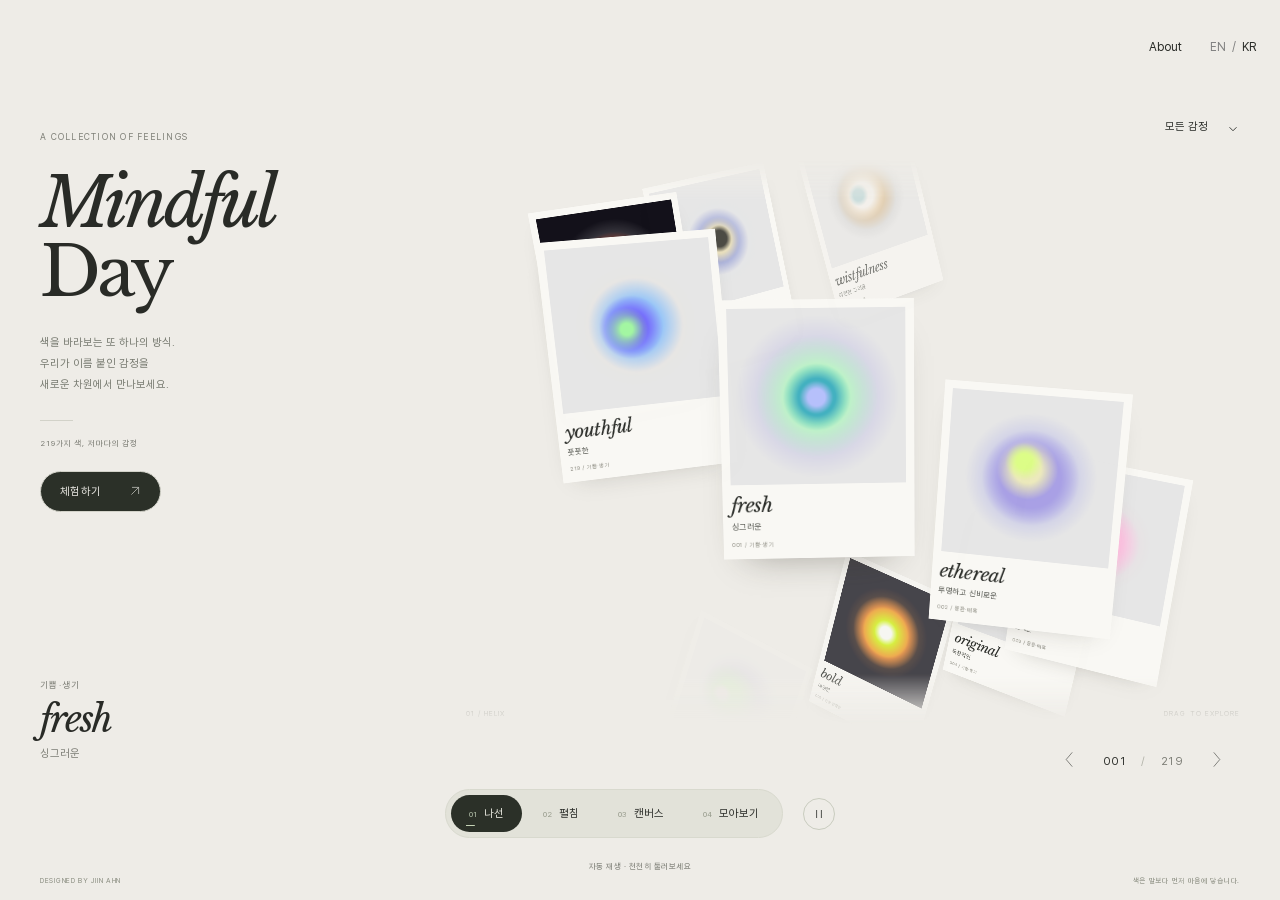
<file: index.html>
<!doctype html>
<html lang="ko"><head><script src="landing-route.js?v=69f13bbd5e1d"></script><meta charset="utf-8"><meta name="viewport" content="width=device-width,initial-scale=1,viewport-fit=cover"><meta name="theme-color" content="#eeece7"><meta name="description" content="Mindful Day — 219 colors, 219 feelings. An interactive spatial study by Jiin Ahn."><title>Mindful Day</title><meta property="og:title" content="Mindful Day"><link rel="icon" href="assets/favicon.svg" type="image/svg+xml"><link rel="preload" href="assets/fonts/LibreBaskerville-normal-latin.woff2" as="font" type="font/woff2" crossorigin><link rel="preload" href="assets/fonts/LibreBaskerville-italic-latin.woff2" as="font" type="font/woff2" crossorigin><link rel="stylesheet" href="assets/fonts/serif.css?v=1"><link rel="stylesheet" href="style.css?v=cd9dbf4d4cca"><script src="portfolio-embed.js?v=live-artwork-aa1ff68"></script></head>
<body>
<header class="masthead"><button class="text-button about-trigger" id="aboutBtn">About</button><button class="landing-language" id="languageBtn" aria-label="Switch to English"><span data-language="en">EN</span><span aria-hidden="true">/</span><span data-language="ko" class="active">KR</span></button></header>
<main>
<section class="immersive" id="immersive" aria-hidden="true"><div class="immersive-art"><img id="immersiveA" alt=""><img id="immersiveB" alt=""></div><div class="immersive-copy"><h2 id="immersiveName"></h2><p id="immersiveKo"></p></div></section>
<section class="intro"><p class="eyebrow" id="heroEyebrow">A COLLECTION OF FEELINGS</p><h1 id="heroTitle" lang="en"><em>Mindful</em> <br class="project-title-break">Day</h1><p class="intro-copy" id="introCopy">색을 바라보는 또 하나의 방식.<br>우리가 이름 붙인 감정을<br>새로운 차원에서 만나보세요.</p><div class="intro-rule"></div><span class="collection-count" id="collectionCount">219가지 색, 저마다의 감정</span>
<a class="experience-link" id="experienceLink" href="https://imagetellerworks.github.io/mindful-day/experience/">체험하기 <svg viewBox="0 0 20 20" aria-hidden="true"><path d="M4 16 16 4M5 4h11v11"/></svg></a></section>


<div class="collection-tools"><label class="filter"><span class="sr-only">분위기 필터</span><select id="filter" aria-label="분위기 필터"><option value="all">모든 감정</option><option value="joy">기쁨·생기</option><option value="calm">평온·안정</option><option value="dream">몽환·매혹</option><option value="reflection">사색·슬픔</option><option value="intensity">긴장·강렬함</option></select><svg viewBox="0 0 16 16" aria-hidden="true"><path d="m4 6 4 4 4-4"/></svg></label></div>
<section id="stage" class="stage" aria-label="컬러 공간 갤러리. 드래그하거나 좌우 방향키로 탐색하세요." tabindex="0"><div class="space" id="space"></div><p id="empty" hidden>아직 이 이름의 감정은 없어요.<br><span>다른 단어로 찾아보세요.</span></p><div class="stage-coordinate" aria-hidden="true"><span id="viewCoordinate">01 / HELIX</span><span>DRAG TO EXPLORE</span></div></section>
<div class="selection"><p class="eyebrow" id="selectedCategory">기쁨·생기</p><h2 id="selectedName">fresh</h2><p class="selected-ko" id="selectedKo">싱그러운</p></div>
<div class="navigation"><button class="nav-arrow" id="prev" aria-label="이전 컬러"><svg viewBox="0 0 20 32"><path d="m15 3-11 13 11 13"/></svg></button><p><span id="current">001</span><span class="slash">/</span><span id="total">219</span></p><button class="nav-arrow" id="next" aria-label="다음 컬러"><svg viewBox="0 0 20 32"><path d="m5 3 11 13-11 13"/></svg></button></div>
<div class="bottom-controls"><nav class="view-switch" aria-label="공간 뷰"><button data-view="helix" aria-pressed="true"><span>01</span>나선</button><button data-view="ribbon" aria-pressed="false"><span>02</span>펼침</button><button data-view="canvas" aria-pressed="false"><span>03</span>캔버스</button><button data-view="wall" aria-pressed="false"><span>04</span>모아보기</button></nav><button class="play-button" id="play" aria-label="자동 시퀀스 일시 정지" aria-pressed="true"><svg viewBox="0 0 20 20" aria-hidden="true"><path d="M7 5v10M13 5v10"/></svg></button></div>
<p class="mobile-view-count" aria-hidden="true"><span id="mobileViewCurrent">01</span><span class="mobile-view-line"></span><span>04</span></p>
<p class="interaction-note" id="interactionNote">자동 전환 · 천천히 둘러보세요</p>
</main>
<footer><span>DESIGNED BY JIIN AHN</span><span class="footer-right" id="footerQuote">색은 말보다 먼저 마음에 닿습니다.</span></footer>
<dialog id="aboutDialog" aria-labelledby="aboutTitle"><button class="dialog-close" id="closeAbout" aria-label="소개 닫기">×</button><h2 class="about-compact-title" id="aboutTitle">About Mindful Day</h2><div class="about-language" role="group" aria-label="소개 언어"><button data-about-choice="en" aria-pressed="false">EN</button><span>/</span><button data-about-choice="ko" aria-pressed="true">KR</button></div><section data-about-lang="ko" lang="ko">
      <p>Mindful Day는 색과 소리를 통해 지금 느끼는 감정을 탐색하고 표현하는 오디오비주얼 인터랙티브 웹앱입니다.</p>
      <p>미술과 영상을 전공한 안지인은 오랫동안 사랑해 온 추상미술가와 음악가들에게 보내는 작은 오마주로 이 작업을 시작했습니다. 힐마 아프 클린트의 추상화, 제임스 터렐의 빛, 브라이언 이노의 제너러티브 음악에서 받은 영감을 자신만의 방식으로 시각화해 보고 싶었습니다.</p>
      <p>화가가 캔버스 위에서 색을 찾아가고 음악가가 소리를 쌓아가듯, 누구나 이 작은 화면 안에서 자신만의 색과 분위기를 만들어 볼 수 있기를 바랍니다. 그 과정에서 창작자들이 느끼는 순수한 즐거움과 호기심, 그리고 자신을 탐색하는 시간을 잠시나마 경험할 수 있다면 좋겠습니다.</p>
      <p>감정을 표현할 꼭 맞는 단어를 찾기 어려울 때, 화면을 천천히 터치해 보세요. 움직이는 빛과 색, 소리 사이에서 나를 표현할 감각과 언어를 발견할지도 모릅니다. 손끝의 아주 작은 움직임이 잠깐의 명상 같은 시간이 되기를 바랍니다.</p>
    </section>
<section data-about-lang="en" lang="en" hidden>
      <p>Mindful Day is an interactive audiovisual web app that invites you to explore and express how you feel through color and sound.</p>
      <p>With a background in fine art and filmmaking, artist Jiin Ahn began this project as a small tribute to the artists and musicians whose work she has loved for years. Inspired by Hilma af Klint’s abstract paintings, James Turrell’s explorations of light, and Brian Eno’s generative music, she wanted to bring these influences together in her own visual language.</p>
      <p>Just as painters explore colors on a canvas and musicians build layers of sound, she hopes this little screen can become a space where anyone can discover their own colors and moods. Along the way, she hopes you might experience a little of the simple joy, curiosity, and self-discovery that come with the creative process.</p>
      <p>When you can't quite find the right words for how you're feeling, try gently touching the screen. Somewhere among the shifting light, colors, and sounds, you might discover a new way to express yourself.</p>
      <p>May these small movements of your fingertips become a quiet moment of meditation.</p>
    </section><p class="about-credit">Designed by Jiin Ahn (<a href="https://jiinahn.com" target="_blank" rel="noopener noreferrer">jiinahn.com</a>, <a href="mailto:jiin.imageteller@gmail.com">jiin.imageteller@gmail.com</a>)<br>Created with Claude Code &amp; Chat GPT</p></dialog>
<div class="sr-only" id="announcement" aria-live="polite"></div><script src="spatial-model.js?v=59f3e7f9b70c" defer></script><script src="app.js?v=45e0cc1de0f7" defer></script>
</body></html>
</file>
<file: assets/fonts/serif.css>
@font-face {
  font-family: 'Libre Baskerville';
  font-style: italic;
  font-weight: 400;
  font-display: swap;
  src: url('LibreBaskerville-italic-latin-ext.woff2') format('woff2');
  unicode-range: U+0100-02BA, U+02BD-02C5, U+02C7-02CC, U+02CE-02D7, U+02DD-02FF, U+0304, U+0308, U+0329, U+1D00-1DBF, U+1E00-1E9F, U+1EF2-1EFF, U+2020, U+20A0-20AB, U+20AD-20C4, U+2113, U+2C60-2C7F, U+A720-A7FF;
}
@font-face {
  font-family: 'Libre Baskerville';
  font-style: italic;
  font-weight: 400;
  font-display: swap;
  src: url('LibreBaskerville-italic-latin.woff2') format('woff2');
  unicode-range: U+0000-00FF, U+0131, U+0152-0153, U+02BB-02BC, U+02C6, U+02DA, U+02DC, U+0304, U+0308, U+0329, U+2000-206F, U+20AC, U+2122, U+2191, U+2193, U+2212, U+2215, U+FEFF, U+FFFD;
}
@font-face {
  font-family: 'Libre Baskerville';
  font-style: normal;
  font-weight: 400;
  font-display: swap;
  src: url('LibreBaskerville-normal-latin-ext.woff2') format('woff2');
  unicode-range: U+0100-02BA, U+02BD-02C5, U+02C7-02CC, U+02CE-02D7, U+02DD-02FF, U+0304, U+0308, U+0329, U+1D00-1DBF, U+1E00-1E9F, U+1EF2-1EFF, U+2020, U+20A0-20AB, U+20AD-20C4, U+2113, U+2C60-2C7F, U+A720-A7FF;
}
@font-face {
  font-family: 'Libre Baskerville';
  font-style: normal;
  font-weight: 400;
  font-display: swap;
  src: url('LibreBaskerville-normal-latin.woff2') format('woff2');
  unicode-range: U+0000-00FF, U+0131, U+0152-0153, U+02BB-02BC, U+02C6, U+02DA, U+02DC, U+0304, U+0308, U+0329, U+2000-206F, U+20AC, U+2122, U+2191, U+2193, U+2212, U+2215, U+FEFF, U+FFFD;
}
@font-face {
  font-family: 'Cormorant Garamond';
  font-style: italic;
  font-weight: 500;
  font-display: swap;
  src: url('CormorantGaramond-italic-latin-ext.woff2') format('woff2');
  unicode-range: U+0100-02BA, U+02BD-02C5, U+02C7-02CC, U+02CE-02D7, U+02DD-02FF, U+0304, U+0308, U+0329, U+1D00-1DBF, U+1E00-1E9F, U+1EF2-1EFF, U+2020, U+20A0-20AB, U+20AD-20C4, U+2113, U+2C60-2C7F, U+A720-A7FF;
}
@font-face {
  font-family: 'Cormorant Garamond';
  font-style: italic;
  font-weight: 500;
  font-display: swap;
  src: url('CormorantGaramond-italic-latin.woff2') format('woff2');
  unicode-range: U+0000-00FF, U+0131, U+0152-0153, U+02BB-02BC, U+02C6, U+02DA, U+02DC, U+0304, U+0308, U+0329, U+2000-206F, U+20AC, U+2122, U+2191, U+2193, U+2212, U+2215, U+FEFF, U+FFFD;
}
</file>
<file: style.css>
@font-face{font-family:Pretendard;src:url('assets/Pretendard-Regular.woff2') format('woff2');font-weight:100 900;font-display:swap}*{box-sizing:border-box} :root{--paper:#eeece7;--ink:#292b27;--muted:#7c7d75;--line:#d2d2c9}body{margin:0;background:var(--paper);color:var(--ink);font-family:Pretendard,Arial,sans-serif;font-size:13px;overflow-x:hidden;overflow-y:auto;position:relative}button,a,input,select{-webkit-tap-highlight-color:transparent}button{font:inherit;color:inherit;cursor:pointer}button:focus-visible,a:focus-visible,select:focus-visible,input:focus-visible,.stage:focus-visible{outline:2px solid #677e66;outline-offset:5px}button:disabled{opacity:.35;cursor:default}a{color:inherit;text-decoration:none}.masthead{position:absolute;top:0;left:0;width:100%;padding:30px 40px;display:flex;align-items:flex-start;z-index:10;pointer-events:none}.masthead>*{pointer-events:auto}.brand{font-size:17px;letter-spacing:.045em;font-weight:600;line-height:1.05;position:relative}.brand-dot{position:absolute;background:#9da98d;width:8px;height:8px;border-radius:50%;right:-17px;top:1px}.edition{font-size:9px;line-height:1.8;letter-spacing:.1em;margin-left:75px;color:var(--muted)}.text-button{border:0;background:none;padding:0;font-size:11px}.text-button span{margin-left:18px}.about-trigger{margin-left:auto;margin-top:5px}main{height:100svh;min-height:880px;position:relative}.intro{position:absolute;left:40px;top:24%;width:27%;z-index:2;pointer-events:none}.eyebrow{font-size:9px;letter-spacing:.14em;line-height:1.6;margin:0;color:var(--muted)}h1{font-family:'Libre Baskerville',Georgia,'Times New Roman',serif;font-size:clamp(46px,5.4vw,88px);font-weight:400;line-height:.99;letter-spacing:-.055em;margin:25px 0 27px}h1 em{font-weight:400}.intro-copy{font-size:11px;line-height:1.9;color:#777a70}.intro-rule{width:33px;border-top:1px solid var(--line);margin:24px 0 13px}.collection-count{font-size:8px;letter-spacing:.11em;color:var(--muted)}.collection-tools{position:absolute;right:40px;top:112px;z-index:8;display:flex;gap:26px;align-items:center}.filter{position:relative}.filter select{appearance:none;background:transparent;border:0;border-radius:0;font:11px Pretendard;color:var(--ink);padding:8px 22px 8px 0;cursor:pointer;max-width:165px}.filter svg{position:absolute;right:0;top:10px;width:14px;height:14px;fill:none;stroke:currentColor;stroke-width:1;pointer-events:none}.stage{position:absolute;left:31%;right:0;top:160px;bottom:175px;perspective:1300px;touch-action:none;cursor:grab;overflow:hidden;outline:0;mask-image:linear-gradient(to bottom,transparent 0%,#000 7%,#000 91%,transparent 100%);-webkit-mask-image:linear-gradient(to bottom,transparent 0%,#000 7%,#000 91%,transparent 100%)}.stage.dragging{cursor:grabbing}.space{position:absolute;inset:0;transform-style:preserve-3d;pointer-events:none}.art-card{position:absolute;top:50%;left:50%;width:228px;padding:10px 10px 13px;background:#f9f8f4;border:0;text-align:left;transform-style:preserve-3d;will-change:transform,opacity;backface-visibility:hidden;pointer-events:auto;user-select:none;box-shadow:0 14px 32px -21px rgba(48,46,35,.25);transition:box-shadow .3s}.art-card.is-current{box-shadow:0 25px 42px -28px rgba(48,46,35,.4)}.art-card img{display:block;width:100%;height:auto;aspect-ratio:1;object-fit:cover;pointer-events:none;-webkit-user-drag:none}.art-card .word{display:block;font-family:'Libre Baskerville',Georgia,'Times New Roman',serif;font-style:italic;font-size:24px;font-weight:400;letter-spacing:-.035em;line-height:1.08;margin-top:12px;overflow-wrap:anywhere}.art-card .ko{display:block;font-size:10px;margin-top:6px;color:#4d4f48}.art-card .number{display:block;font-size:7px;letter-spacing:.08em;color:#8d8c82;margin-top:12px}.stage-coordinate{position:absolute;left:40px;right:40px;bottom:7px;display:flex;justify-content:space-between;font-size:7px;letter-spacing:.15em;color:var(--muted);pointer-events:none}.selection{position:absolute;left:40px;bottom:104px;z-index:4;pointer-events:none}.selection h2{font-family:'Libre Baskerville',Georgia,serif;font-style:italic;font-weight:400;letter-spacing:-.045em;font-size:37px;line-height:1.05;margin:8px 0}.selected-ko{font-size:11px;margin:0;color:var(--muted)}.navigation{position:absolute;right:48px;bottom:116px;display:flex;gap:18px;align-items:center}.navigation p{font-size:11px;font-variant-numeric:tabular-nums;letter-spacing:.04em}.slash{margin:0 15px;color:#b2b3a9}#total{color:var(--muted)}.nav-arrow{border:0;background:none;padding:10px}.nav-arrow svg{width:11px;height:23px;fill:none;stroke:currentColor;stroke-width:1}.bottom-controls{position:absolute;left:50%;transform:translateX(-50%);bottom:62px;z-index:9;display:flex;align-items:center;gap:20px}.view-switch{display:flex;align-items:center;background:#e2e2d9;border:1px solid #d8d9ce;padding:5px;border-radius:40px;gap:3px}.view-switch button{border:0;background:none;border-radius:30px;padding:12px 18px;font-size:11px;white-space:nowrap;transition:background .3s,color .3s}.view-switch button span{font-size:8px;color:#989c8d;margin-right:7px}.view-switch button[aria-pressed=true]{background:#2b3028;color:#f0f0e7}.view-switch button[aria-pressed=true] span{color:#b2bfa8}.play-button{display:grid;place-items:center;width:32px;height:32px;background:none;border:1px solid #c9ccbf;border-radius:50%}.play-button svg{width:16px;height:16px;fill:none;stroke:currentColor;stroke-width:1}.interaction-note{position:absolute;text-align:center;bottom:29px;left:50%;transform:translateX(-50%);font-size:8px;letter-spacing:.06em;color:var(--muted);margin:0;white-space:nowrap}footer{position:absolute;bottom:0;left:0;right:0;padding:15px 40px;display:flex;gap:28px;font-size:7px;letter-spacing:.1em;color:#8a8d80}footer a span{margin-left:8px}.footer-right{margin-left:auto}#empty{position:absolute;inset:35% 0;text-align:center;line-height:2;color:var(--muted);font-size:13px}#empty span{font-size:11px}dialog{border:1px solid #d3d4ca;padding:52px 48px;max-width:min(560px,calc(100vw - 32px));max-height:calc(100svh - 40px);background:#eeece7;color:var(--ink);overflow:auto;box-shadow:0 30px 100px #24262022}dialog::backdrop{background:#24262055;backdrop-filter:blur(10px)}.dialog-close{position:absolute;top:14px;right:18px;border:0;background:none;font-size:25px;font-weight:200}dialog h2{font:400 52px/.98 'Libre Baskerville',Georgia;letter-spacing:-.05em;margin:32px 0}dialog p{font-size:12px;line-height:1.95;color:#73766b}.about-en{font-family:'Libre Baskerville',Georgia;font-style:italic;font-size:17px;line-height:1.5}.about-views{display:grid;grid-template-columns:1fr 1fr;gap:12px;font-size:10px;margin:28px 0;border-block:1px solid var(--line);padding:22px 0}dialog small{font-size:9px;line-height:1.8;color:var(--muted)}.sr-only{position:absolute;width:1px;height:1px;padding:0;margin:-1px;overflow:hidden;clip:rect(0,0,0,0);white-space:nowrap;border:0}[hidden]{display:none!important}
/* Preserve the presentation scale; shallow windows scroll to the lower controls. */
.intro{pointer-events:auto;top:190px;width:27%}h1 .new-view{white-space:nowrap}.stage{left:calc(32% + 16px)}.selection{bottom:140px;max-width:calc(31vw - 60px)}.selection h2{overflow-wrap:anywhere}.experience-link{position:absolute;left:40px;bottom:76px;z-index:8;display:inline-flex;align-items:center;gap:28px;margin:0;padding:13px 19px;border:1px solid var(--line);border-radius:30px;background:#2b3028;color:#eeece7;font-size:11px;letter-spacing:.025em;transition:background .2s}.experience-link:hover{background:#4d5d42}.experience-link svg{width:12px;height:12px;fill:none;stroke:currentColor;stroke-width:1}
.landing-language{display:flex;align-items:center;gap:6px;margin-left:auto;margin-right:32px;border:0;padding:0;background:none;font:500 10px Pretendard;color:var(--muted);min-height:30px}.landing-language .active{color:var(--ink);font-weight:700}.about-trigger{margin-left:0}.lang-en .ko,.lang-en .selected-ko{display:none}
.view-switch button{position:relative;overflow:hidden}.view-switch button[aria-pressed=true]::after{content:'';position:absolute;left:15px;right:15px;bottom:6px;height:1px;background:#c4d2b5;transform:scaleX(var(--sequence-progress,0));transform-origin:left center}.art-card{cursor:pointer}
.about-language{display:flex;gap:8px;align-items:center;margin:0 0 25px;color:var(--muted);font-size:10px}.about-language button{border:0;background:none;padding:5px;color:inherit}.about-language [aria-pressed=true]{color:var(--ink);font-weight:700}.about-credit{margin-top:25px;padding-top:22px;border-top:1px solid var(--line);font-size:10px!important} .about-credit a{text-decoration:underline}#aboutDialog h2.about-compact-title{font:500 14px/1.5 Pretendard,Arial,sans-serif;letter-spacing:.015em;margin:0 0 18px}
body{transition:background-color 1.2s,color 1.2s}.immersive{position:absolute;inset:0;opacity:0;overflow:hidden;pointer-events:none;transition:opacity 1.2s;z-index:0}.immersive-art{position:absolute;left:67%;top:46%;width:min(900px,85vw);aspect-ratio:1;transform:translate(-50%,-50%)}.immersive-art img{position:absolute;width:100%;height:100%;opacity:0;transition:opacity 1.6s}.immersive-art img.on{opacity:1}.immersive-copy{display:none}.is-immersive .immersive{opacity:1}.stage,.selection,.collection-tools{transition:opacity 1s}.is-immersive .stage,.is-immersive .collection-tools{display:none}.view-switch{color:#292b27}.play-button{background:rgba(238,236,231,.6);color:#292b27}dialog p{color:var(--muted)}
@media(min-width:1600px){.art-card{width:265px}.art-card .word{font-size:29px}.stage{perspective:1600px}}
@media(max-width:760px){main{min-height:860px}.masthead{padding:24px}.brand{font-size:15px}.edition{display:none}.about-trigger{font-size:10px}.landing-language{margin-right:22px;font-size:9px}.intro{left:24px;top:106px;width:70%}.intro .eyebrow{font-size:7px}h1{font-size:45px;line-height:1;letter-spacing:-.06em;margin:13px 0;max-width:300px}h1 br:nth-of-type(2),h1 .new-view{display:none}.intro-copy,.intro-rule,.collection-count{display:none}.experience-link{left:24px;top:224px;bottom:auto;padding:9px 14px;font-size:10px;gap:20px}.collection-tools{left:24px;right:24px;top:274px;justify-content:flex-end;gap:12px}.filter select{font-size:10px;max-width:155px}.stage{left:0;right:0;top:308px;bottom:197px;perspective:950px;mask-image:linear-gradient(to bottom,transparent,#000 5%,#000 95%,transparent);-webkit-mask-image:linear-gradient(to bottom,transparent,#000 5%,#000 95%,transparent)}.art-card{width:177px;padding:8px 8px 11px}.art-card .word{font-size:22px;margin-top:10px}.art-card .ko{font-size:9px;margin-top:5px}.art-card .number{margin-top:9px;font-size:6px}.stage-coordinate{display:none}.selection{left:24px;bottom:117px;max-width:65%}.selection .eyebrow{font-size:7px}.selection h2{font-size:29px;margin:6px 0}.selected-ko{font-size:10px}.navigation{right:21px;bottom:128px;gap:4px}.navigation p{font-size:9px}.slash{margin:0 7px}.nav-arrow{padding:6px}.nav-arrow svg{width:8px;height:20px}.bottom-controls{bottom:55px;gap:9px}.view-switch{padding:4px;gap:0}.view-switch button{padding:10px;font-size:10px}.view-switch button span{font-size:6px;margin-right:3px}.play-button{width:28px;height:28px}.interaction-note{bottom:33px;font-size:7px}footer{padding:12px 24px;font-size:6px;gap:0;justify-content:space-between}.footer-right{display:none}.immersive-art{width:135vw;left:50%;top:53%}dialog{padding:45px 28px}dialog h2{font-size:45px}}
@media(prefers-reduced-motion:reduce){body,.immersive,.immersive-art img,.stage,.selection,.collection-tools,.art-card{transition:none}}

/* Match the experience language control and align About on its left. */
.masthead{align-items:center;padding-right:24px}.about-trigger{margin-left:auto;margin-right:28px;margin-top:0;display:flex;align-items:center;min-height:34px;font:500 12px Pretendard,"Noto Sans KR",system-ui,sans-serif}.landing-language{margin:0;gap:6px;min-height:34px;padding:4px 0;border-radius:0;font:500 12px Pretendard,"Noto Sans KR",system-ui,sans-serif;color:#808080}.landing-language .active{color:var(--ink);font-weight:700}
@media(max-width:760px){.masthead{padding-right:16px}.landing-language{margin:0;font-size:12px}.about-trigger{font-size:12px;margin-right:24px}}

/* The landing controls share the visible viewport; short windows can scroll. */
@media(max-width:760px){
  html:not(.portfolio-embed) body{height:var(--visible-height,100svh);min-height:620px;display:flex;flex-direction:column}
  html:not(.portfolio-embed) main{height:auto;min-height:min-content;flex:1;display:grid;grid-template-columns:minmax(0,1fr) auto;grid-template-rows:auto auto auto minmax(96px,1fr) auto auto auto;grid-template-areas:"intro intro" "cta cta" "tools tools" "stage stage" "selection navigation" "controls controls" "note note";gap:8px 12px;padding:calc(84px + env(safe-area-inset-top,0px)) max(24px,env(safe-area-inset-right,0px)) 0 max(24px,env(safe-area-inset-left,0px))}
  html:not(.portfolio-embed) .masthead{padding-top:calc(24px + env(safe-area-inset-top,0px));padding-left:max(24px,env(safe-area-inset-left,0px));padding-right:max(16px,env(safe-area-inset-right,0px))}
  html:not(.portfolio-embed) .intro{grid-area:intro;position:static;width:auto;min-width:0}
  html:not(.portfolio-embed) h1{margin:10px 0;font-size:clamp(36px,10.5vw,45px)}
  html:not(.portfolio-embed) .experience-link{grid-area:cta;position:static;justify-self:start;align-self:start}
  html:not(.portfolio-embed) .collection-tools{grid-area:tools;position:static;min-width:0;align-self:center}
  html:not(.portfolio-embed) .stage{grid-area:stage;position:relative;inset:auto;min-width:0;min-height:96px;margin-inline:-24px}
  html:not(.portfolio-embed) .selection{grid-area:selection;position:static;max-width:none;min-width:0;align-self:center}
  html:not(.portfolio-embed) .selection h2{font-size:clamp(22px,7vw,29px);overflow-wrap:anywhere}
  html:not(.portfolio-embed) .navigation{grid-area:navigation;position:static;align-self:center;gap:2px}
  html:not(.portfolio-embed) .bottom-controls{grid-area:controls;position:static;transform:none;justify-self:center;max-width:100%;gap:8px}
  html:not(.portfolio-embed) .view-switch{min-width:0;flex-wrap:wrap;justify-content:center}
  html:not(.portfolio-embed) .interaction-note{grid-area:note;position:static;transform:none;white-space:normal;text-wrap:balance;text-align:center;line-height:1.5}
  html:not(.portfolio-embed) footer{position:static;flex:none;padding:10px max(24px,env(safe-area-inset-right,0px)) calc(12px + env(safe-area-inset-bottom,0px)) max(24px,env(safe-area-inset-left,0px))}
  html:not(.portfolio-embed) .is-immersive .collection-tools{display:flex;visibility:hidden;pointer-events:none}
  html:not(.portfolio-embed) dialog{max-height:calc(var(--visible-height,100svh) - 32px - env(safe-area-inset-top,0px) - env(safe-area-inset-bottom,0px))}
}

/* One project title opens the page; the mobile gallery gains the spare header space. */
.edition{margin-left:0}.intro{top:130px}
@media(max-width:760px){
  html:not(.portfolio-embed) main{padding-top:calc(52px + env(safe-area-inset-top,0px))}
  .project-title-break{display:initial}#heroTitle{white-space:normal;max-width:none;font-size:clamp(36px,10.5vw,45px)}
}

/* Keep the desktop CTA immediately after the collection count in every view. */
@media(min-width:761px){.intro>#experienceLink{position:static;display:flex;width:max-content;max-width:100%;margin:22px 0 0}}

/* Align the mobile project title with the header controls. */
@media(max-width:760px){
  #heroEyebrow{display:none}
  html:not(.portfolio-embed) main{padding-top:calc(24px + env(safe-area-inset-top,0px))}
  html:not(.portfolio-embed) #heroTitle{margin:0}
}

/* Give mobile artworks the full central area and show complete card edges. */
@media(max-width:760px){
 html:not(.portfolio-embed) main{grid-template-rows:auto auto minmax(96px,1fr) auto auto auto;grid-template-areas:"intro intro" "cta tools" "stage stage" "selection navigation" "controls controls" "note note"}
 html:not(.portfolio-embed) .collection-tools{justify-self:end;align-self:center}
 body[data-gallery-view="ribbon"] .stage,body[data-gallery-view="helix"] .stage,body[data-gallery-view="wall"] .stage{overflow:visible;mask-image:none;-webkit-mask-image:none;margin-top:-24px;margin-bottom:-8px}
}

@media(max-width:760px){html:not(.portfolio-embed) .intro{margin-bottom:4px}}

/* Paint whole Ribbon cards in explicit layers, preventing intersecting 3D planes. */
body[data-gallery-view="ribbon"] .space{transform-style:flat;perspective:inherit}

/* Mobile composition follows the portfolio's title-to-artwork proportions. */
@media(max-width:760px){
 html:not(.portfolio-embed) body{min-height:720px}
 html:not(.portfolio-embed) main{display:block;position:relative;min-height:680px;padding:0}
 html:not(.portfolio-embed) .intro{position:absolute;left:8%;top:52%;width:58%;min-width:0;margin:0;transform:translateY(-50%);text-align:left;z-index:4}
 html:not(.portfolio-embed) #heroTitle{font-size:40px;line-height:1;margin:0;max-width:none}
 html:not(.portfolio-embed) .intro-copy{display:block;font-size:12px;line-height:1.85;margin:20px 0 0;max-width:22ch;color:var(--muted);word-break:keep-all}
 html:not(.portfolio-embed) .intro>.experience-link{position:static;display:inline-flex;max-width:100%;width:max-content;margin:24px 0 0;pointer-events:auto}
 html:not(.portfolio-embed) .collection-tools{position:absolute;left:auto;right:24px;top:84px;bottom:auto;z-index:8}
 html:not(.portfolio-embed) .stage{position:absolute;left:18%;right:-40%;top:12%;bottom:12%;min-height:0;margin:0;overflow:hidden;mask-image:linear-gradient(90deg,transparent,#000 60%);-webkit-mask-image:linear-gradient(90deg,transparent,#000 60%)}
 html:not(.portfolio-embed) .immersive-art{left:82%;top:50%;width:160vw}
 html:not(.portfolio-embed) .immersive{mask-image:linear-gradient(90deg,transparent,#000 65%);-webkit-mask-image:linear-gradient(90deg,transparent,#000 65%)}
 html:not(.portfolio-embed) .selection{position:absolute;left:24px;bottom:117px;max-width:65%}
 html:not(.portfolio-embed) .navigation{position:absolute;right:21px;bottom:128px}
 html:not(.portfolio-embed) .bottom-controls{position:absolute;left:50%;bottom:55px;transform:translateX(-50%);justify-self:auto}
 html:not(.portfolio-embed) .interaction-note{position:absolute;left:50%;bottom:33px;transform:translateX(-50%);width:max-content;max-width:calc(100% - 48px)}
}

.mobile-view-count{display:none}
@media(max-width:760px){
 html:not(.portfolio-embed) .intro>.experience-link{justify-content:space-between;min-width:148px;min-height:48px;padding:12px 17px;gap:36px;border:1px solid color-mix(in srgb,var(--ink) 40%,transparent);border-radius:0;background:transparent;color:var(--ink);font-size:12px;letter-spacing:normal;backdrop-filter:blur(8px)}
 html:not(.portfolio-embed) .intro>.experience-link svg{width:18px;height:18px}
 html:not(.portfolio-embed) .about-trigger{position:fixed;left:8%;bottom:calc(28px + env(safe-area-inset-bottom,0px));margin:0;gap:10px;font-size:13px}
 html:not(.portfolio-embed) .about-trigger::before{content:'+';font-size:22px;font-weight:400;line-height:1}
 html:not(.portfolio-embed) .landing-language{margin-left:auto}
 html:not(.portfolio-embed) .selection,html:not(.portfolio-embed) .navigation{display:none}
 html:not(.portfolio-embed) .bottom-controls{left:auto;right:8px;top:50%;bottom:auto;transform:translateY(-50%);display:flex;flex-direction:column;gap:12px;z-index:9}
 html:not(.portfolio-embed) .view-switch{display:flex;flex-direction:column;flex-wrap:nowrap;gap:0;padding:0;background:none;border:0;border-radius:0}
 html:not(.portfolio-embed) .view-switch button{display:grid;place-items:center;width:32px;height:28px;padding:0;font-size:0;line-height:0;border:0;border-radius:0;background:transparent;color:var(--ink)}
 html:not(.portfolio-embed) .view-switch button span{display:none}
 html:not(.portfolio-embed) .view-switch button::before{content:'';display:block;width:6px;height:6px;border:1px solid currentColor;border-radius:50%;background:transparent;transition:width .2s,height .2s,background .2s}
 html:not(.portfolio-embed) .view-switch button[aria-pressed=true]::before{width:10px;height:10px;background:currentColor}
 html:not(.portfolio-embed) .view-switch button::after{display:none}
 html:not(.portfolio-embed) .play-button{width:26px;height:26px;background:color-mix(in srgb,var(--paper) 60%,transparent);color:var(--ink);border-color:color-mix(in srgb,var(--ink) 30%,transparent)}
 html:not(.portfolio-embed) .mobile-view-count{position:absolute;right:24px;bottom:20px;display:flex;align-items:center;gap:10px;margin:0;font-size:10px;letter-spacing:.06em;color:var(--ink)}
 html:not(.portfolio-embed) .mobile-view-line{display:block;width:24px;height:1px;background:currentColor;opacity:.5}
 html:not(.portfolio-embed) .interaction-note{left:8%;bottom:68px;transform:none;max-width:65%;font-size:7px;text-align:left;letter-spacing:.08em;opacity:.7}
}

@media(max-width:760px){
 html:not(.portfolio-embed) main{overflow:hidden;overflow:clip}
 html:not(.portfolio-embed) .stage,html:not(.portfolio-embed) .immersive{mask-image:linear-gradient(90deg,transparent,rgba(0,0,0,.08) 22%,#000 68%);-webkit-mask-image:linear-gradient(90deg,transparent,rgba(0,0,0,.08) 22%,#000 68%)}
}
@media(max-width:760px){html:not(.portfolio-embed) body.lang-en .intro-copy{max-width:100%}}
@media(max-width:360px){html:not(.portfolio-embed) body.lang-en .intro-copy{font-size:11px}}

/* Keep a ready card behind either edge; the fixed front window reveals it on rotation. */
body[data-gallery-view="ribbon"] .stage{clip-path:inset(0 calc((100% - var(--ribbon-window,100%))/2))}
body[data-gallery-view="ribbon"] .art-card.is-buffer{pointer-events:none}

/* A portrait phone turns the same five-card arc from top to bottom. */
body[data-gallery-view="ribbon"][data-ribbon-axis="vertical"] .stage{perspective:1800px;clip-path:inset(calc((100% - var(--ribbon-window,100%))/2) 0)}
@media(max-width:760px) and (orientation:portrait){
 /* The fitted arc grows 15% together with its window, preserving all five cards. */
 html:not(.portfolio-embed) body[data-gallery-view="ribbon"] .stage{left:0;right:0;top:calc(6.3% + 1.8px);bottom:calc(6.3% + 1.8px)}
 html:not(.portfolio-embed) body[data-gallery-view="ribbon"] .space{left:var(--ribbon-anchor-offset,0px);right:calc(0px - var(--ribbon-anchor-offset,0px))}
 /* One line keeps card planes evenly spaced, including long feeling names. */
 body[data-gallery-view="ribbon"] .art-card .word{font-size:var(--ribbon-word-size,22px);height:24px;line-height:24px;white-space:nowrap;overflow-wrap:normal}
 body[data-gallery-view="ribbon"] .art-card .ko{height:11px;line-height:11px;white-space:nowrap}
 body[data-gallery-view="ribbon"] .art-card .number{height:8px;line-height:8px;white-space:nowrap}
}
</file>
